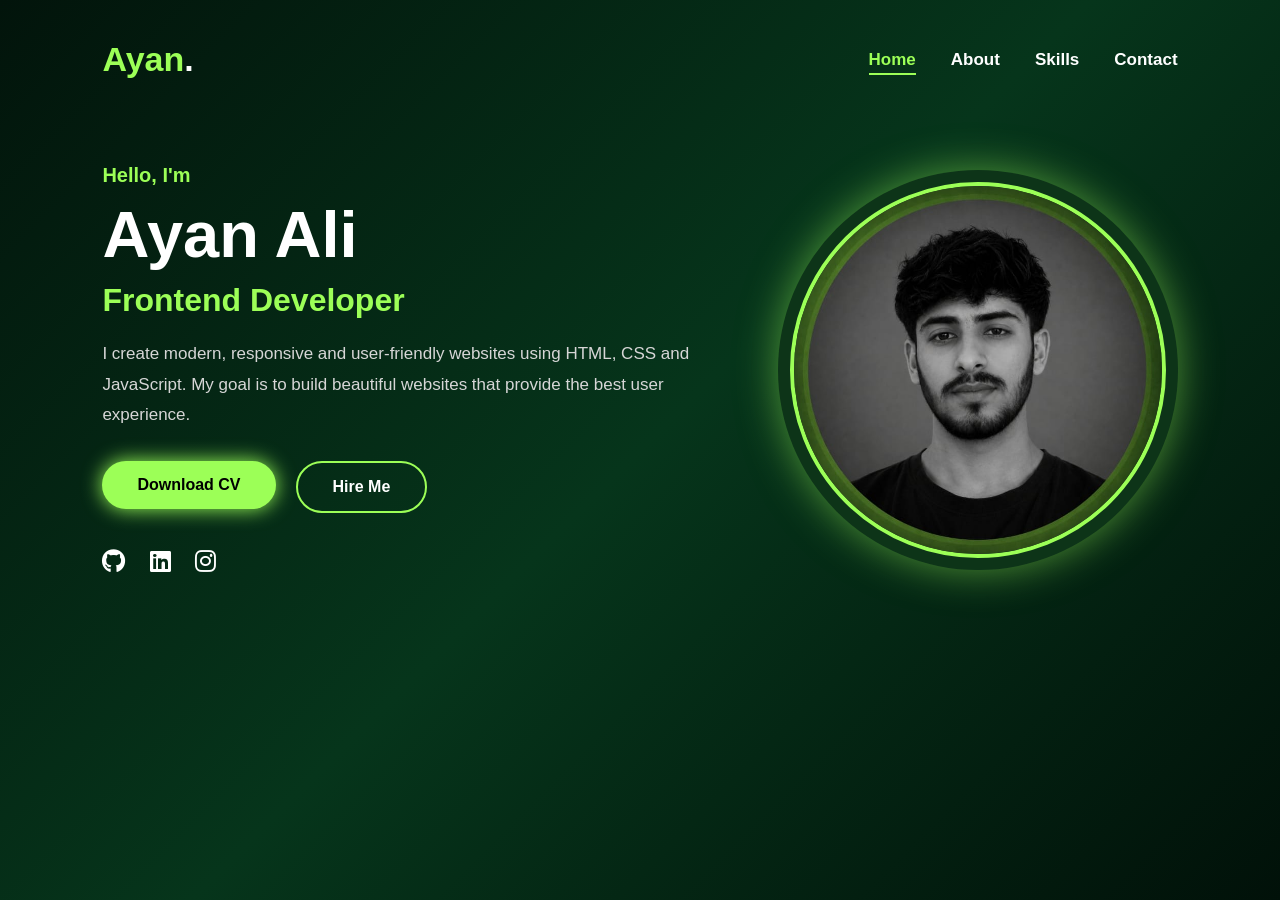
<file: index.html>
<!DOCTYPE html>
<html lang="en">
<head>
    <meta charset="UTF-8">
    <meta name="viewport" content="width=device-width, initial-scale=1.0">
    <title>Ayan Ali | Frontend Developer</title>

    <!-- CSS -->
    <link rel="stylesheet" href="style.css">

    <!-- Font Awesome -->
    <link rel="stylesheet"
    href="https://cdnjs.cloudflare.com/ajax/libs/font-awesome/6.6.0/css/all.min.css">
</head>

<body>

<section class="parent">

    <!-- Navbar -->

    <nav>

        <div class="logo">
            <h2>Ayan<span>.</span></h2>
        </div>

        <ul class="menu">

            <li><a href="index.html" class="active">Home</a></li>
            <li><a href="about.html">About</a></li>
            <li><a href="skills.html">Skills</a></li>
            <li><a href="contact.html">Contact</a></li>

        </ul>

    </nav>

    <!-- Hero -->

    <section class="hero">

        <div class="content">

            <h4>Hello, I'm</h4>

            <h1>Ayan Ali</h1>

            <h2>Frontend Developer</h2>

            <p>
                I create modern, responsive and user-friendly websites
                using HTML, CSS and JavaScript. My goal is to build
                beautiful websites that provide the best user experience.
            </p>

            <div class="buttons">

                <a href="Ayan_ali_CV.pdf" download>
                    <button class="cv-btn">
                        Download CV
                    </button>
                </a>

                <a href="contact.html">
                    <button class="hire-btn">
                        Hire Me
                    </button>
                </a>

            </div>

            <div class="social">

                <a href="#"><i class="fab fa-github"></i></a>

                <a href="#"><i class="fab fa-linkedin"></i></a>

                <a href="https://www.instagram.com/ayanfrontenddeveloper/?next=%2F"><i class="fab fa-instagram"></i></a>

            </div>

        </div>

        <div class="image-box">

            <img src="WhatsApp Image 2026-06-23 at 10.46.15 PM.jpeg"
                alt="Ayan Ali">

        </div>

    </section>

</section>

</body>
</html>
</file>
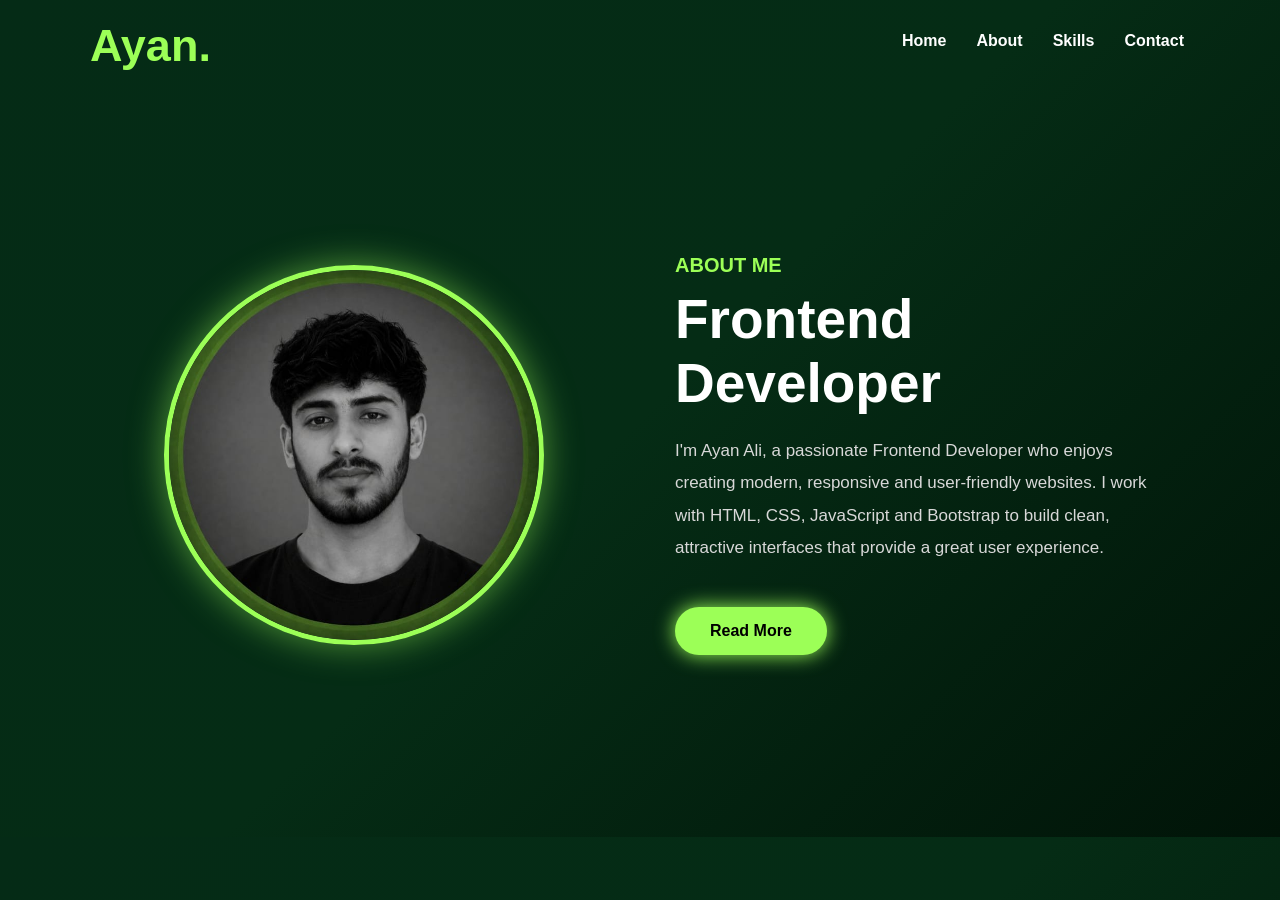
<file: about.html>
<!DOCTYPE html>
<html lang="en">
<head>
<meta charset="UTF-8">
<meta name="viewport" content="width=device-width, initial-scale=1.0">

<title>About | Ayan Ali</title>

<link rel="stylesheet" href="stlye.css">
<link rel="stylesheet" href="about.css">

<link rel="stylesheet"
href="https://cdnjs.cloudflare.com/ajax/libs/font-awesome/6.6.0/css/all.min.css">

</head>
<body>

<nav>

<div class="logo">
<h2>Ayan<span>.</span></h2>
</div>

<ul class="menu">
<li><a href="index.html">Home</a></li>
<li><a href="about.html" class="active">About</a></li>
<li><a href="skills.html">Skills</a></li>
<li><a href="contact.html">Contact</a></li>
</ul>

</nav>

<section class="about">

<div class="about-img">

<img src="WhatsApp Image 2026-06-23 at 10.46.15 PM.jpeg" alt="Ayan Ali">

</div>

<div class="about-content">

<h4>ABOUT ME</h4>

<h1>Frontend Developer</h1>

<p>
I'm Ayan Ali, a passionate Frontend Developer who enjoys creating modern,
responsive and user-friendly websites. I work with HTML, CSS,
JavaScript and Bootstrap to build clean, attractive interfaces that
provide a great user experience.
</p>

<p id="moreText">

I am continuously improving my JavaScript skills and building real-world
projects to become a Full Stack Developer. I enjoy learning new
technologies, solving problems, and writing clean, maintainable code.
My goal is to create professional websites that help businesses and
individuals establish a strong online presence.

</p>

<button onclick="toggleText()" id="readBtn">
Read More
</button>

</div>

</section>

<script>

const text=document.getElementById("moreText");
const btn=document.getElementById("readBtn");

text.style.display="none";

function toggleText(){

if(text.style.display==="none"){

text.style.display="block";
btn.innerHTML="Read Less";

}
else{

text.style.display="none";
btn.innerHTML="Read More";

}

}

</script>

</body>
</html>
</file>
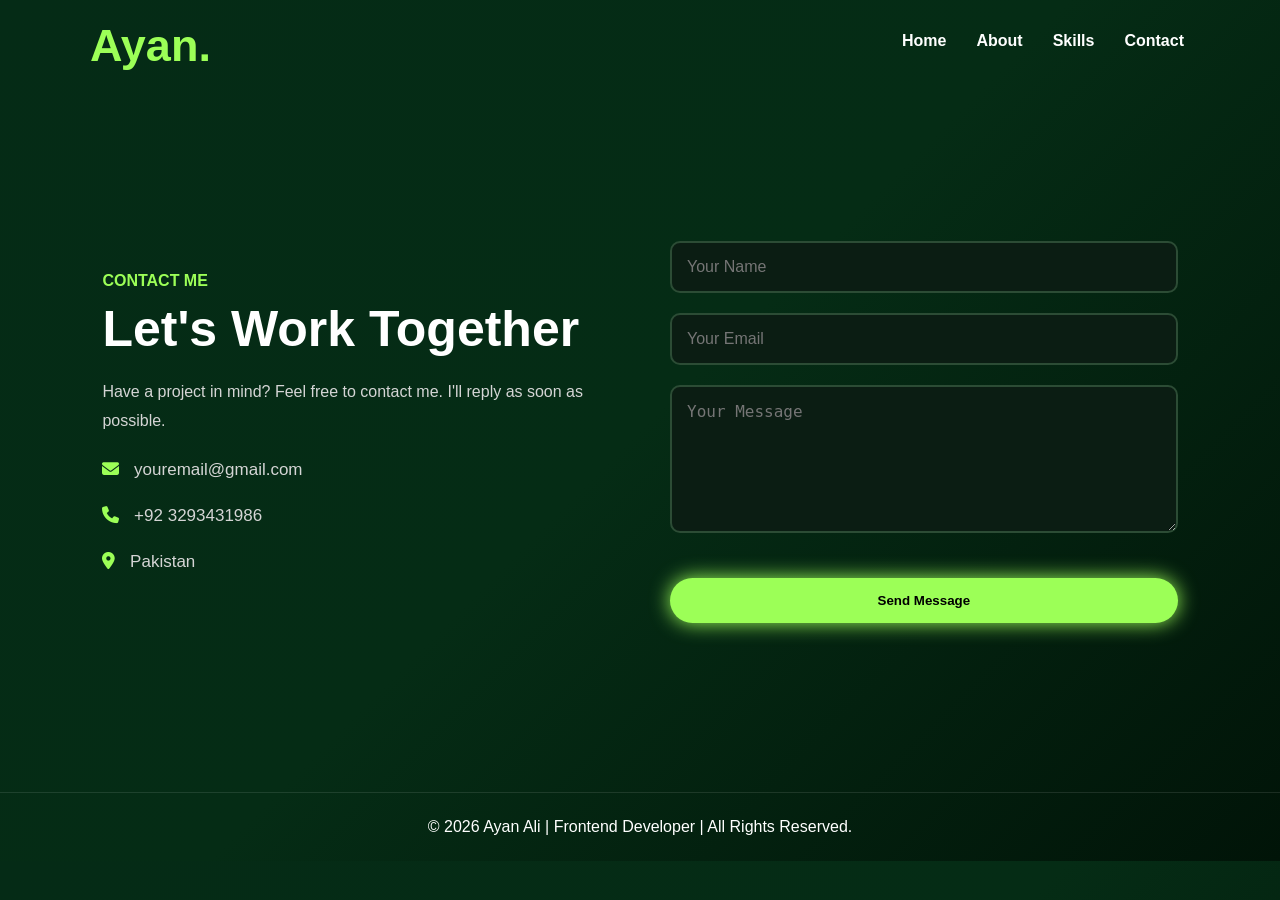
<file: contact.html>
<!DOCTYPE html>
<html lang="en">
<head>
<meta charset="UTF-8">
<meta name="viewport" content="width=device-width, initial-scale=1.0">

<title>Contact | Ayan Ali</title>

<link rel="stylesheet" href="stlye.css">
<link rel="stylesheet" href="contact.css">

<link rel="stylesheet"
href="https://cdnjs.cloudflare.com/ajax/libs/font-awesome/6.6.0/css/all.min.css">

</head>

<body>

<nav>

<div class="logo">
<h2>Ayan<span>.</span></h2>
</div>

<ul class="menu">
<li><a href="index.html">Home</a></li>
<li><a href="about.html">About</a></li>
<li><a href="skills.html">Skills</a></li>
<li><a href="contact.html" class="active">Contact</a></li>
</ul>

</nav>

<section class="contact-page">

<div class="contact-left">

<h4>CONTACT ME</h4>

<h1>Let's Work Together</h1>

<p>
Have a project in mind? Feel free to contact me. I'll reply as soon as possible.
</p>

<div class="info">

<p><i class="fas fa-envelope"></i> youremail@gmail.com</p>

<p><i class="fas fa-phone"></i> +92 3293431986</p>

<p><i class="fas fa-location-dot"></i> Pakistan</p>

</div>

</div>

<div class="contact-right">

<form>

<input type="text" placeholder="Your Name" required>

<input type="email" placeholder="Your Email" required>

<textarea rows="6" placeholder="Your Message"></textarea>

<button type="submit">Send Message</button>

</form>

</div>

</section>

<footer>

<p>© 2026 Ayan Ali | Frontend Developer | All Rights Reserved.</p>

</footer>

</body>
</html>
</file>
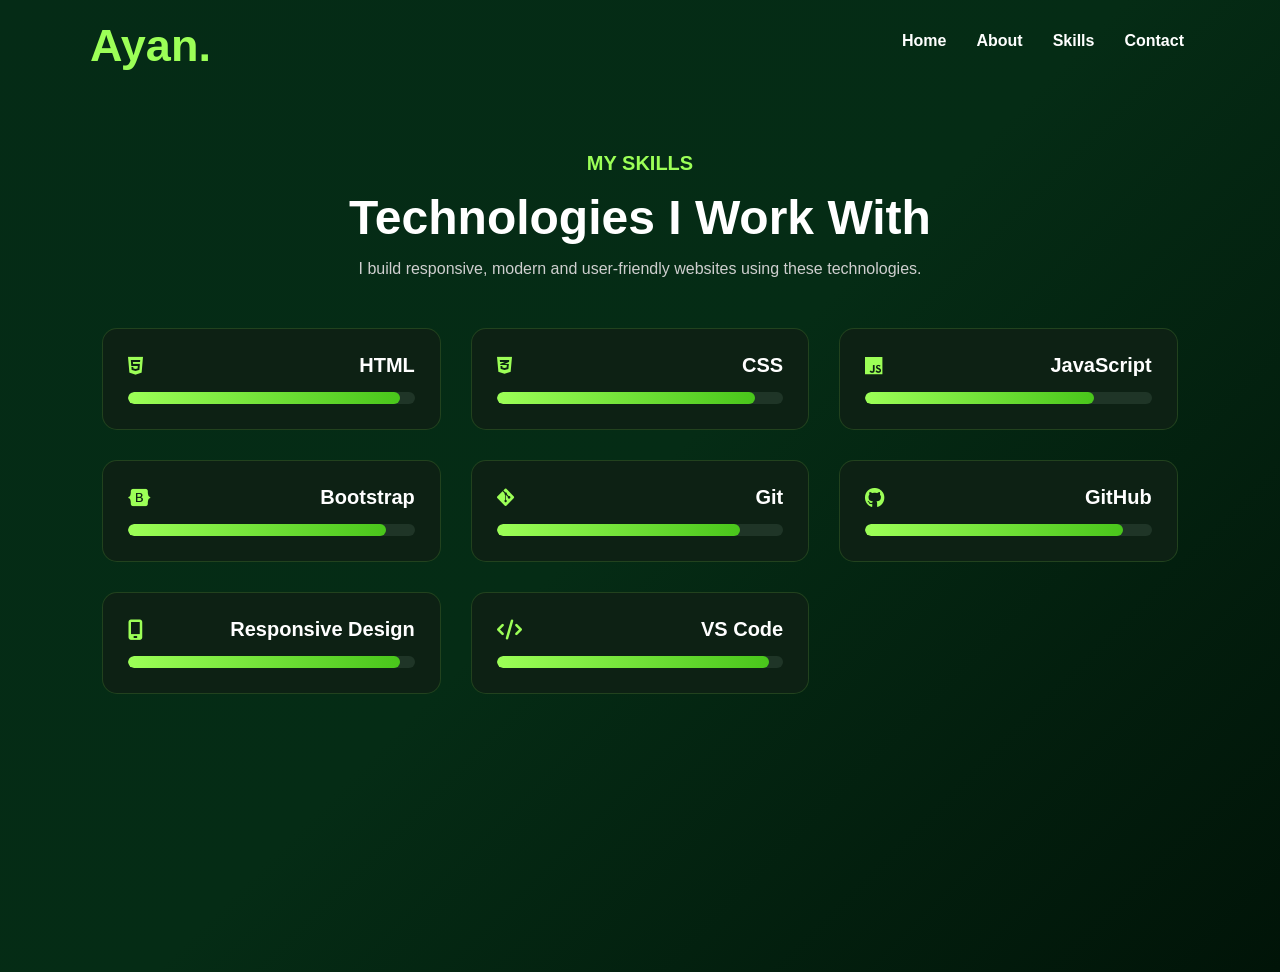
<file: skills.html>
<!DOCTYPE html>
<html lang="en">

<head>

<meta charset="UTF-8">
<meta name="viewport" content="width=device-width, initial-scale=1.0">

<title>Skills | Ayan Ali</title>

<link rel="stylesheet" href="stlye.css">
<link rel="stylesheet" href="skills.css">

<link rel="stylesheet"
href="https://cdnjs.cloudflare.com/ajax/libs/font-awesome/6.6.0/css/all.min.css">

</head>

<body>

<nav>

<div class="logo">
<h2>Ayan<span>.</span></h2>
</div>

<ul class="menu">

<li><a href="index.html">Home</a></li>
<li><a href="about.html">About</a></li>
<li><a href="skills.html" class="active">Skills</a></li>
<li><a href="contact.html">Contact</a></li>

</ul>

</nav>

<section class="skills">

<h4>MY SKILLS</h4>

<h1>Technologies I Work With</h1>

<p class="subtitle">
I build responsive, modern and user-friendly websites using these technologies.
</p>

<div class="skills-container">

<div class="skill-box">
<h3><i class="fa-brands fa-html5"></i> HTML</h3>
<div class="bar">
<div class="progress html"><span>95%</span></div>
</div>
</div>

<div class="skill-box">
<h3><i class="fa-brands fa-css3-alt"></i> CSS</h3>
<div class="bar">
<div class="progress css"><span>90%</span></div>
</div>
</div>

<div class="skill-box">
<h3><i class="fa-brands fa-js"></i> JavaScript</h3>
<div class="bar">
<div class="progress js"><span>80%</span></div>
</div>
</div>

<div class="skill-box">
<h3><i class="fa-brands fa-bootstrap"></i> Bootstrap</h3>
<div class="bar">
<div class="progress bs"><span>90%</span></div>
</div>
</div>

<div class="skill-box">
<h3><i class="fa-brands fa-git-alt"></i> Git</h3>
<div class="bar">
<div class="progress git"><span>85%</span></div>
</div>
</div>

<div class="skill-box">
<h3><i class="fa-brands fa-github"></i> GitHub</h3>
<div class="bar">
<div class="progress github"><span>90%</span></div>
</div>
</div>

<div class="skill-box">
<h3><i class="fa-solid fa-mobile-screen"></i> Responsive Design</h3>
<div class="bar">
<div class="progress responsive"><span>95%</span></div>
</div>
</div>

<div class="skill-box">
<h3><i class="fa-solid fa-code"></i> VS Code</h3>
<div class="bar">
<div class="progress vscode"><span>95%</span></div>
</div>
</div>

</div>

</section>

</body>
</html>
</file>
<file: style.css>
*{
    margin:0;
    padding:0;
    box-sizing:border-box;
    scroll-behavior:smooth;
}

body{
    font-family:Arial, Helvetica, sans-serif;
    background:linear-gradient(135deg,#02140b,#06351b,#011109);
    color:#fff;
}

.parent{
    width:100%;
    min-height:100vh;
    padding:25px 8%;
}

/* Navbar */

nav{
    display:flex;
    justify-content:space-between;
    align-items:center;
    padding:15px 0;
}

.logo h2{
    color:#9cff57;
    font-size:34px;
}

.logo span{
    color:#fff;
}

.menu{
    display:flex;
    list-style:none;
    gap:35px;
}

.menu a{
    text-decoration:none;
    color:white;
    font-size:17px;
    font-weight:600;
    position:relative;
    transition:.3s;
}

.menu a:hover,
.menu .active{
    color:#9cff57;
}

.menu a::after{
    content:"";
    position:absolute;
    left:0;
    bottom:-6px;
    width:0%;
    height:2px;
    background:#9cff57;
    transition:.4s;
}

.menu a:hover::after,
.menu .active::after{
    width:100%;
}

/* Hero */

.hero{
    display:flex;
    justify-content:space-between;
    align-items:center;
    gap:70px;
    margin-top:70px;
}

.content{
    flex:1;
}

.content h4{
    color:#9cff57;
    font-size:20px;
    margin-bottom:10px;
}

.content h1{
    font-size:65px;
    margin-bottom:10px;
}

.content h2{
    color:#9cff57;
    margin-bottom:20px;
    font-size:32px;
}

.content p{
    color:#d6d6d6;
    line-height:1.8;
    font-size:17px;
    margin-bottom:30px;
}

/* Buttons */

.buttons{
    display:flex;
    gap:20px;
    flex-wrap:wrap;
}

.cv-btn,
.hire-btn{

    padding:15px 35px;
    border:none;
    border-radius:50px;
    cursor:pointer;
    font-size:16px;
    font-weight:bold;
    transition:.4s;
}

.cv-btn{
    background:#9cff57;
    color:#000;
    box-shadow:0 0 20px #9cff57;
}

.cv-btn:hover{
    transform:translateY(-5px);
}

.hire-btn{
    background:transparent;
    border:2px solid #9cff57;
    color:white;
}

.hire-btn:hover{
    background:#9cff57;
    color:black;
}

/* Social */

.social{
    margin-top:35px;
}

.social a{
    color:white;
    margin-right:20px;
    font-size:24px;
    transition:.3s;
}

.social a:hover{
    color:#9cff57;
}

/* Image */

.image-box{
    width:400px;
    height:400px;
    border-radius:50%;
    background:#0d3418;
    padding:12px;
    box-shadow:0 0 40px rgba(156,255,87,.5);
}

.image-box img{
    width:100%;
    height:100%;
    object-fit:cover;
    border-radius:50%;
    border:4px solid #9cff57;
}

/* Tablet */

@media(max-width:992px){

.hero{

flex-direction:column-reverse;
text-align:center;

}

.buttons{

justify-content:center;

}

.social{

text-align:center;

}

}

/* Mobile */

@media(max-width:768px){

.parent{

padding:20px;

}

nav{

flex-direction:column;
gap:20px;

}

.menu{

gap:18px;
flex-wrap:wrap;
justify-content:center;

}

.content h1{

font-size:45px;

}

.content h2{

font-size:25px;

}

.image-box{

width:280px;
height:280px;

}

.buttons{

flex-direction:column;

}

.cv-btn,
.hire-btn{

width:220px;

}

}
</file>
<file: stlye.css>
*{
    margin:0;
    padding:0;
    box-sizing:border-box;
}

body{
    background:linear-gradient(135deg,#052b16,#052c15,#011408);
    color:white;
    font-family:Arial, sans-serif;
}

.parent{
    width:100%;
    min-height:100vh;   
    padding:20px 8%;
}

nav{
    display:flex;
    justify-content:space-between;
    align-items:center;
}

.logo{
    color:#9cff57;
    font-size:30px;
    font-weight:bold;
    margin-left:90px ;
    margin-top: 20px;
}

.menu{
    display:flex;
    gap:30px;
    margin-top: 10px;
    margin-right: 96px;
    font-weight: bolder;
    list-style:none;
    font-size: medium;
}

.menu a{
    text-decoration:none;
    color:white;
    position:relative;
}

.menu a::after{
    content:"";
    position:absolute;
    left:0;
    bottom:-5px;
    width:0;
    height:2px;
    background:#9cff57;
    transition:.3s;
}

.menu a:hover::after{
    width:100%;
}

.hero{
    display:flex;
    justify-content:space-between;
    align-items:center;
    margin-top:80px;
    gap:50px;
}

.content{
    max-width:500px;
}

.content h4{
    color:#9cff57;
}

.content h1{
    font-size:60px;
    margin:15px 0;
}

.content p{
    line-height:1.8;
}

button{
    margin-top:25px;
    padding:15px 40px;
    border:none;
    border-radius:40px;
    background:#9cff57;
    font-weight:bold;
    cursor:pointer;
    box-shadow:0 0 20px #9cff57;
}

.image-box{
    width:380px;
    height:380px;
    border-radius:50%;
    padding:15px;
    background:#65c422;
    box-shadow:0 0 40px #67ac36;
}

.image-box img{
    width:100%;
    height:100%;
    object-fit:cover;
    border-radius:50%;
}

@media(max-width:768px){

    nav{
        flex-direction:column;
        gap:20px;
    }

    .hero{
        flex-direction:column-reverse;
        text-align:center;
    }

    .menu{
        flex-wrap:wrap;
        justify-content:center;
    }

    .content h1{
        font-size:40px;
    }

    .image-box{
        width:280px;
        height:280px;
    }
}
</file>
<file: about.css>
.about{

display:flex;
justify-content:space-between;
align-items:center;
gap:70px;
padding:80px 8%;
min-height:85vh;

}

.about-img{

flex:1;
display:flex;
justify-content:center;

}

.about-img img{

width:380px;
height:380px;
border-radius:50%;
object-fit:cover;
border:5px solid #9cff57;
box-shadow:0 0 35px rgba(156,255,87,.5);

}

.about-content{

flex:1;

}

.about-content h4{

color:#9cff57;
font-size:20px;
margin-bottom:10px;

}

.about-content h1{

font-size:55px;
margin-bottom:20px;

}

.about-content p{

color:#d8d8d8;
font-size:17px;
line-height:1.9;
margin-bottom:18px;

}

.about-content button{

padding:15px 35px;
border:none;
border-radius:40px;
background:#9cff57;
font-size:16px;
font-weight:bold;
cursor:pointer;
transition:.3s;
box-shadow:0 0 20px #9cff57;

}

.about-content button:hover{

transform:translateY(-5px);

}

@media(max-width:992px){

.about{

flex-direction:column;
text-align:center;

}

.about-img img{

width:300px;
height:300px;

}

.about-content h1{

font-size:42px;

}

}

@media(max-width:576px){

.about{

padding:40px 20px;

}

.about-img img{

width:240px;
height:240px;

}

.about-content h1{

font-size:34px;

}

.about-content p{

font-size:15px;

}

.about-content button{

width:200px;

}

}
</file>
<file: contact.css>
.contact-page{

display:flex;
justify-content:space-between;
align-items:center;
gap:60px;
padding:80px 8%;
min-height:80vh;

}

.contact-left,
.contact-right{

flex:1;

}

.contact-left h4{

color:#9cff57;
margin-bottom:10px;

}

.contact-left h1{

font-size:50px;
margin-bottom:20px;

}

.contact-left p{

color:#d5d5d5;
line-height:1.8;
margin-bottom:20px;

}

.info p{

margin:15px 0;
font-size:17px;

}

.info i{

color:#9cff57;
margin-right:10px;

}

form{

display:flex;
flex-direction:column;
gap:20px;

}

input,
textarea{

padding:15px;
border:2px solid #2c4c35;
background:#0b1d13;
color:white;
border-radius:10px;
font-size:16px;
outline:none;
transition:.3s;

}

input:focus,
textarea:focus{

border-color:#9cff57;
box-shadow:0 0 15px rgba(156,255,87,.3);

}

button{

padding:15px;
border:none;
background:#9cff57;
color:black;
font-weight:bold;
border-radius:40px;
cursor:pointer;
transition:.3s;

}

button:hover{

transform:translateY(-4px);

}

footer{

text-align:center;
padding:25px;
border-top:1px solid rgba(255,255,255,.1);

}

@media(max-width:992px){

.contact-page{

flex-direction:column;
text-align:center;

}

}

@media(max-width:768px){

.contact-page{

padding:40px 20px;

}

.contact-left h1{

font-size:36px;

}

}
</file>
<file: skills.css>
.skills{

padding:80px 8%;
min-height:100vh;

}

.skills h4{

text-align:center;
color:#9cff57;
font-size:20px;

}

.skills h1{

text-align:center;
font-size:48px;
margin:15px 0;

}

.subtitle{

text-align:center;
color:#cfcfcf;
margin-bottom:50px;

}

.skills-container{

display:grid;
grid-template-columns:repeat(auto-fit,minmax(320px,1fr));
gap:30px;

}

.skill-box{

background:#0d2114;
padding:25px;
border-radius:15px;
transition:.3s;
border:1px solid rgba(156,255,87,.15);

}

.skill-box:hover{

transform:translateY(-8px);
box-shadow:0 0 25px rgba(156,255,87,.35);

}

.skill-box h3{

display:flex;
justify-content:space-between;
align-items:center;
margin-bottom:15px;
font-size:20px;

}

.skill-box i{

color:#9cff57;
margin-right:10px;

}

.bar{

height:12px;
background:#1f3527;
border-radius:20px;
overflow:hidden;

}

.progress{

height:100%;
background:linear-gradient(90deg,#9cff57,#49c61b);
border-radius:20px;
position:relative;

}

.progress span{

position:absolute;
right:10px;
top:-28px;
font-size:14px;
font-weight:bold;
color:white;

}

.html{width:95%;}
.css{width:90%;}
.js{width:80%;}
.bs{width:90%;}
.git{width:85%;}
.github{width:90%;}
.responsive{width:95%;}
.vscode{width:95%;}

@media(max-width:768px){

.skills{

padding:50px 20px;

}

.skills h1{

font-size:34px;

}

.subtitle{

font-size:15px;

}

}
</file>
